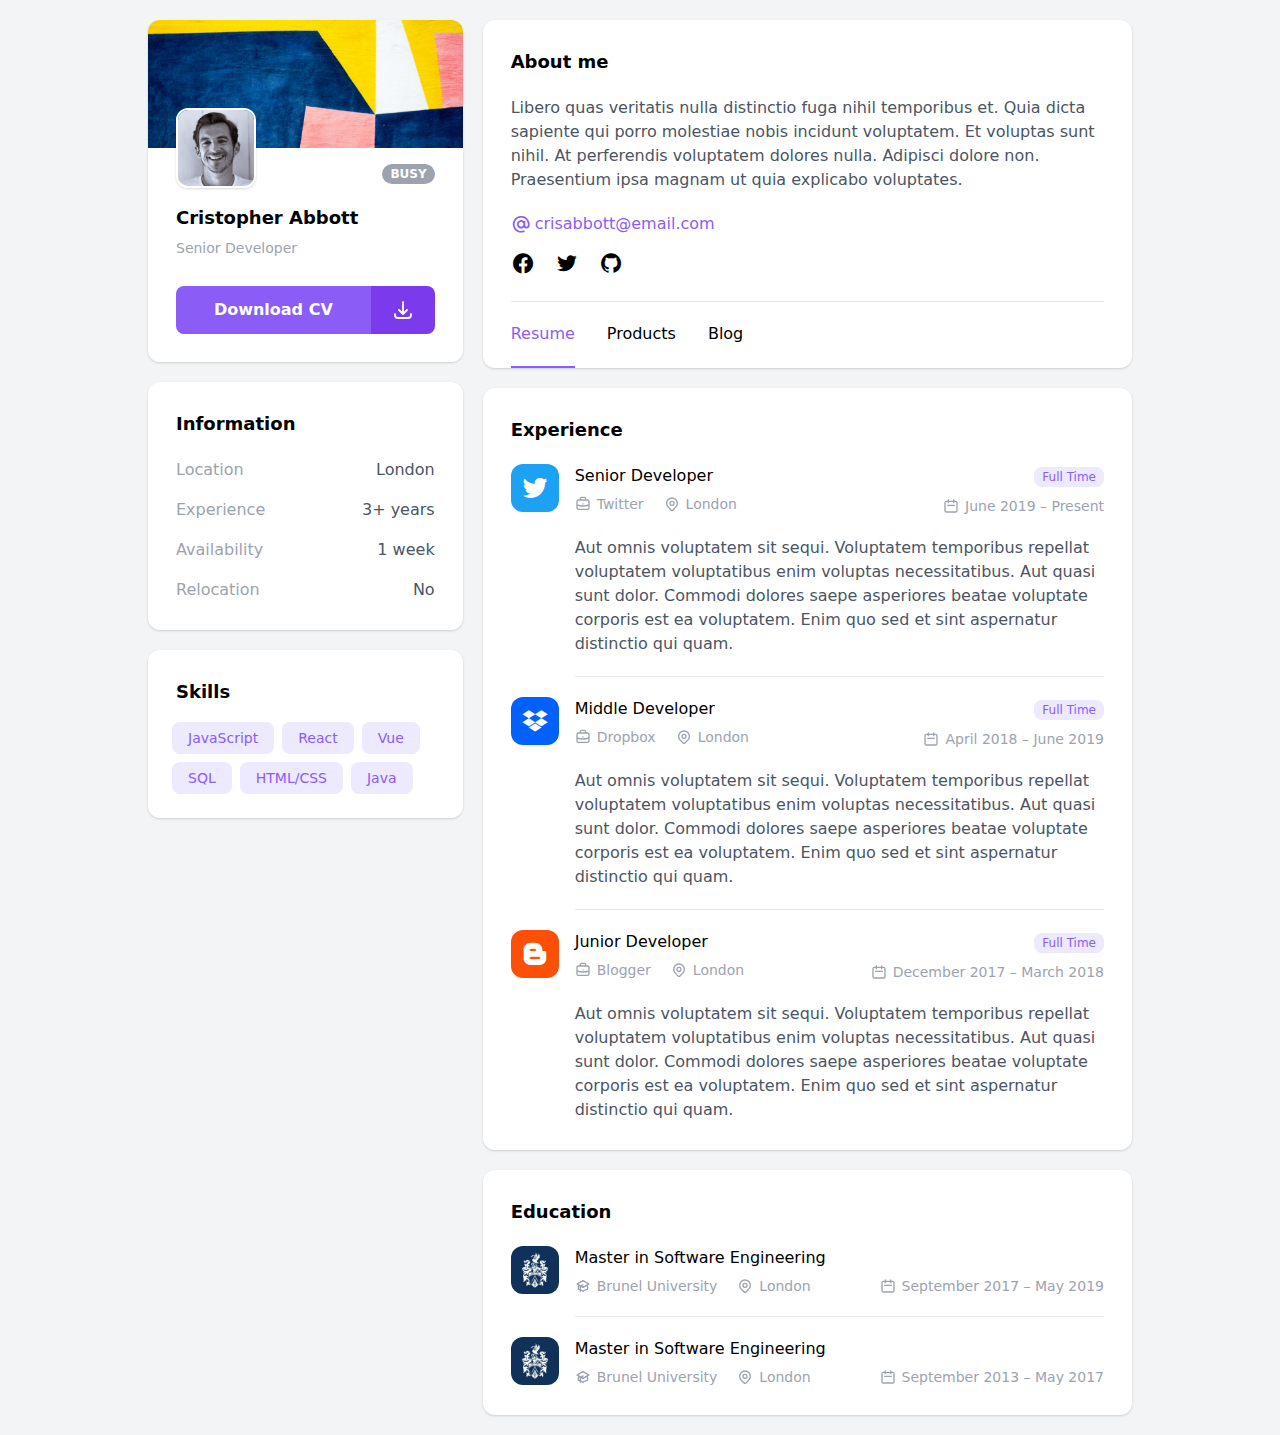
<file: index.html>
<!DOCTYPE html>
<html lang="en">

<head>
    <meta http-equiv="Content-Type" content="text/html; charset=UTF-8">
    <meta http-equiv="X-UA-Compatible" content="IE=edge">
    <meta name="viewport" content="width=device-width, initial-scale=1.0">
    <link rel="shortcut icon" href="./assets/img/favicon.png" type="image/png">
    <link rel="stylesheet" href="./assets/css/styles.css">
    <link href='https://unpkg.com/boxicons@2.1.4/css/boxicons.min.css' rel='stylesheet'>

    <title>Nguyễn Như Trung | Resume</title>
</head>

<body class="bg-gray-100 antialiased vsc-initialized">
    <main class="main-container">
        <div class="grid gap-5 lg:grid-cols-3">

            <div class="space-y-5"><!-- Start Left Side -->

                <div class="shadow rounded-xl overflow-hidden"><!-- Start User Block -->
                    <div class="h-32 bg-cover" style="background-image: url('./assets/img/cover.jpg');"></div>
                    <div class="pt-14 p-7 bg-white relative">
                        <span class="status-badge bg-gray-400">Busy</span>
                        <a href="./"><img src="./assets/img/avatar.jpg" alt="Avatar" class="user-photo"></a>
                        <div class="text-lg font-semibold mb-1.5">Cristopher Abbott</div>
                        <div class="text-sm text-gray-400 mb-7">Senior Developer</div>
                        <div class="flex group">
                            <button class="download-btn">Download CV</button>
                            <button class="download-btn-icon"><svg xmlns="http://www.w3.org/2000/svg" class="h-6 w-6"
                                    fill="none" viewBox="0 0 24 24" stroke="currentColor">
                                    <path stroke-linecap="round" stroke-linejoin="round" stroke-width="1.8"
                                        d="M4 16v1a3 3 0 003 3h10a3 3 0 003-3v-1m-4-4l-4 4m0 0l-4-4m4 4V4"></path>
                                </svg></button>
                        </div>
                    </div>
                </div><!-- End User Block -->

                <div class="p-7 block-section"><!-- Start Info Block -->
                    <h2 class="block-title">Information</h2>
                    <div class="space-y-4">
                        <div class="flex justify-between">
                            <div class="text-gray-400">Location</div>
                            <div class="font-medium text-right text-gray-600">London</div>
                        </div>
                        <div class="flex justify-between">
                            <div class="text-gray-400">Experience</div>
                            <div class="font-medium text-right text-gray-600">3+ years</div>
                        </div>
                        <div class="flex justify-between">
                            <div class="text-gray-400">Availability</div>
                            <div class="font-medium text-right text-gray-600">1 week</div>
                        </div>
                        <div class="flex justify-between">
                            <div class="text-gray-400">Relocation</div>
                            <div class="font-medium text-right text-gray-600">No</div>
                        </div>
                    </div>
                </div><!-- End Info Block -->

                <div class="p-7 block-section flow-root"><!-- Start Skills Block -->
                    <h2 class="block-title">Skills</h2>
                    <div class="-m-2 flex flex-wrap">
                        <span class="skill-tag">JavaScript</span>
                        <span class="skill-tag">React</span>
                        <span class="skill-tag">Vue</span>
                        <span class="skill-tag">SQL</span>
                        <span class="skill-tag">HTML/CSS</span>
                        <span class="skill-tag">Java</span>
                    </div>
                </div><!-- End Skills Block -->

            </div><!-- End Left Side -->

            <div class="space-y-5 lg:col-span-2"><!-- Start Right Side -->

                <div class="p-7 pb-0 block-section"><!-- Start About Me Block -->
                    <h2 class="block-title">About me</h2>
                    <p class="text-gray-600 mb-5">Libero quas veritatis nulla distinctio fuga nihil temporibus et. Quia
                        dicta sapiente qui porro molestiae nobis incidunt voluptatem. Et voluptas sunt nihil. At
                        perferendis voluptatem dolores nulla. Adipisci dolore non. Praesentium ipsa magnam ut quia
                        explicabo voluptates.</p>

                    <div class="flex flex-col space-y-4">
                        <a href="./index.html#0" class="mail-link social-link-hover">
                            <i class="bx bx-at text-xl"></i>
                            <span>crisabbott@email.com</span>
                        </a>

                        <ul class="flex space-x-5">
                            <li>
                                <a href="./index.html#0" class="social-link-hover">
                                    <i class="bx bxl-facebook-circle text-2xl"></i>
                                </a>
                            </li>
                            <li>
                                <a href="./index.html#0" class="social-link-hover">
                                    <i class="bx bxl-twitter text-2xl"></i>
                                </a>
                            </li>
                            <li>
                                <a href="./index.html#0" class="social-link-hover">
                                    <i class="bx bxl-github text-2xl"></i>
                                </a>
                            </li>
                        </ul>
                    </div>

                    <div class="border-t border-gray-200 my-5"></div>

                    <ul class="flex space-x-8 font-medium">
                        <li>
                            <a href="./index.html" class="menu-link-active menu-link-hover">Resume</a>
                        </li>
                        <li>
                            <a href="./products.html" class="menu-link menu-link-hover">Products</a>
                        </li>
                        <li>
                            <a href="./blog.html" class="menu-link menu-link-hover">Blog</a>
                        </li>
                    </ul>
                </div><!-- End About Me Block -->

                <div class="p-7 block-section"><!-- Start Experience Block -->
                    <h2 class="block-title">Experience</h2>
                    <div class="mb-5 item-section">
                        <div class="company-logo" style="background-color: #1DA1F2;">
                            <i class="bx bxl-twitter text-3xl"></i>
                        </div>

                        <div class="w-full space-y-5">
                            <div class="item-header">
                                <div class="space-y-1.5">
                                    <div class="font-medium">Senior Developer</div>
                                    <div class="flex space-x-5">
                                        <div class="item-header-info">
                                            <svg xmlns="http://www.w3.org/2000/svg" class="h-4 w-4" fill="none"
                                                viewBox="0 0 24 24" stroke="currentColor">
                                                <path stroke-linecap="round" stroke-linejoin="round" stroke-width="2"
                                                    d="M21 13.255A23.931 23.931 0 0112 15c-3.183 0-6.22-.62-9-1.745M16 6V4a2 2 0 00-2-2h-4a2 2 0 00-2 2v2m4 6h.01M5 20h14a2 2 0 002-2V8a2 2 0 00-2-2H5a2 2 0 00-2 2v10a2 2 0 002 2z">
                                                </path>
                                            </svg>
                                            <span>Twitter</span>
                                        </div>
                                        <div class="item-header-info">
                                            <svg xmlns="http://www.w3.org/2000/svg" class="h-4 w-4" fill="none"
                                                viewBox="0 0 24 24" stroke="currentColor">
                                                <path stroke-linecap="round" stroke-linejoin="round" stroke-width="2"
                                                    d="M17.657 16.657L13.414 20.9a1.998 1.998 0 01-2.827 0l-4.244-4.243a8 8 0 1111.314 0z">
                                                </path>
                                                <path stroke-linecap="round" stroke-linejoin="round" stroke-width="2"
                                                    d="M15 11a3 3 0 11-6 0 3 3 0 016 0z"></path>
                                            </svg>
                                            <span>London</span>
                                        </div>
                                    </div>
                                </div>
                                <div class="space-y-2 sm:text-right">
                                    <div class="job-item-badge">Full time</div>
                                    <div class="item-header-info">
                                        <svg xmlns="http://www.w3.org/2000/svg" class="h-4 w-4" fill="none"
                                            viewBox="0 0 24 24" stroke="currentColor">
                                            <path stroke-linecap="round" stroke-linejoin="round" stroke-width="2"
                                                d="M8 7V3m8 4V3m-9 8h10M5 21h14a2 2 0 002-2V7a2 2 0 00-2-2H5a2 2 0 00-2 2v12a2 2 0 002 2z">
                                            </path>
                                        </svg>
                                        <span>June 2019 – Present</span>
                                    </div>
                                </div>
                            </div>
                            <p class="text-gray-600">
                                Aut omnis voluptatem sit sequi. Voluptatem temporibus repellat voluptatem voluptatibus
                                enim voluptas necessitatibus. Aut quasi sunt dolor. Commodi dolores saepe asperiores
                                beatae voluptate corporis est ea voluptatem. Enim quo sed et sint aspernatur distinctio
                                qui quam.
                            </p>
                            <div class="border-b border-gray-200"></div>
                        </div>
                    </div>

                    <div class="mb-5 item-section">
                        <div class="company-logo" style="background-color: #0061FF;">
                            <i class="bx bxl-dropbox text-3xl"></i>
                        </div>

                        <div class="w-full space-y-5">
                            <div class="item-header">
                                <div class="space-y-1.5">
                                    <div class="font-medium">Middle Developer</div>
                                    <div class="flex space-x-5">
                                        <div class="item-header-info">
                                            <svg xmlns="http://www.w3.org/2000/svg" class="h-4 w-4" fill="none"
                                                viewBox="0 0 24 24" stroke="currentColor">
                                                <path stroke-linecap="round" stroke-linejoin="round" stroke-width="2"
                                                    d="M21 13.255A23.931 23.931 0 0112 15c-3.183 0-6.22-.62-9-1.745M16 6V4a2 2 0 00-2-2h-4a2 2 0 00-2 2v2m4 6h.01M5 20h14a2 2 0 002-2V8a2 2 0 00-2-2H5a2 2 0 00-2 2v10a2 2 0 002 2z">
                                                </path>
                                            </svg>
                                            <span>Dropbox</span>
                                        </div>
                                        <div class="item-header-info">
                                            <svg xmlns="http://www.w3.org/2000/svg" class="h-4 w-4" fill="none"
                                                viewBox="0 0 24 24" stroke="currentColor">
                                                <path stroke-linecap="round" stroke-linejoin="round" stroke-width="2"
                                                    d="M17.657 16.657L13.414 20.9a1.998 1.998 0 01-2.827 0l-4.244-4.243a8 8 0 1111.314 0z">
                                                </path>
                                                <path stroke-linecap="round" stroke-linejoin="round" stroke-width="2"
                                                    d="M15 11a3 3 0 11-6 0 3 3 0 016 0z"></path>
                                            </svg>
                                            <span>London</span>
                                        </div>
                                    </div>
                                </div>
                                <div class="space-y-2 sm:text-right">
                                    <div class="job-item-badge">Full time</div>
                                    <div class="item-header-info">
                                        <svg xmlns="http://www.w3.org/2000/svg" class="h-4 w-4" fill="none"
                                            viewBox="0 0 24 24" stroke="currentColor">
                                            <path stroke-linecap="round" stroke-linejoin="round" stroke-width="2"
                                                d="M8 7V3m8 4V3m-9 8h10M5 21h14a2 2 0 002-2V7a2 2 0 00-2-2H5a2 2 0 00-2 2v12a2 2 0 002 2z">
                                            </path>
                                        </svg>
                                        <span>April 2018 – June 2019</span>
                                    </div>
                                </div>
                            </div>
                            <p class="text-gray-600">
                                Aut omnis voluptatem sit sequi. Voluptatem temporibus repellat voluptatem voluptatibus
                                enim voluptas necessitatibus. Aut quasi sunt dolor. Commodi dolores saepe asperiores
                                beatae voluptate corporis est ea voluptatem. Enim quo sed et sint aspernatur distinctio
                                qui quam.
                            </p>
                            <div class="border-b border-gray-200"></div>
                        </div>
                    </div>

                    <div class="item-section">
                        <div class="company-logo" style="background-color: #FC4F08;">
                            <i class="bx bxl-blogger text-3xl"></i>
                        </div>

                        <div class="w-full space-y-5">
                            <div class="item-header">
                                <div class="space-y-1.5">
                                    <div class="font-medium">Junior Developer</div>
                                    <div class="flex space-x-5">
                                        <div class="item-header-info">
                                            <svg xmlns="http://www.w3.org/2000/svg" class="h-4 w-4" fill="none"
                                                viewBox="0 0 24 24" stroke="currentColor">
                                                <path stroke-linecap="round" stroke-linejoin="round" stroke-width="2"
                                                    d="M21 13.255A23.931 23.931 0 0112 15c-3.183 0-6.22-.62-9-1.745M16 6V4a2 2 0 00-2-2h-4a2 2 0 00-2 2v2m4 6h.01M5 20h14a2 2 0 002-2V8a2 2 0 00-2-2H5a2 2 0 00-2 2v10a2 2 0 002 2z">
                                                </path>
                                            </svg>
                                            <span>Blogger</span>
                                        </div>
                                        <div class="item-header-info">
                                            <svg xmlns="http://www.w3.org/2000/svg" class="h-4 w-4" fill="none"
                                                viewBox="0 0 24 24" stroke="currentColor">
                                                <path stroke-linecap="round" stroke-linejoin="round" stroke-width="2"
                                                    d="M17.657 16.657L13.414 20.9a1.998 1.998 0 01-2.827 0l-4.244-4.243a8 8 0 1111.314 0z">
                                                </path>
                                                <path stroke-linecap="round" stroke-linejoin="round" stroke-width="2"
                                                    d="M15 11a3 3 0 11-6 0 3 3 0 016 0z"></path>
                                            </svg>
                                            <span>London</span>
                                        </div>
                                    </div>
                                </div>
                                <div class="space-y-2 sm:text-right">
                                    <div class="job-item-badge">Full time</div>
                                    <div class="item-header-info">
                                        <svg xmlns="http://www.w3.org/2000/svg" class="h-4 w-4" fill="none"
                                            viewBox="0 0 24 24" stroke="currentColor">
                                            <path stroke-linecap="round" stroke-linejoin="round" stroke-width="2"
                                                d="M8 7V3m8 4V3m-9 8h10M5 21h14a2 2 0 002-2V7a2 2 0 00-2-2H5a2 2 0 00-2 2v12a2 2 0 002 2z">
                                            </path>
                                        </svg>
                                        <span>December 2017 – March 2018</span>
                                    </div>
                                </div>
                            </div>
                            <p class="text-gray-600">
                                Aut omnis voluptatem sit sequi. Voluptatem temporibus repellat voluptatem voluptatibus
                                enim voluptas necessitatibus. Aut quasi sunt dolor. Commodi dolores saepe asperiores
                                beatae voluptate corporis est ea voluptatem. Enim quo sed et sint aspernatur distinctio
                                qui quam.
                            </p>
                        </div>
                    </div>
                </div><!-- Start Experience Block -->

                <div class="p-7 block-section"><!-- Start Education Block -->
                    <h2 class="block-title">Education</h2>
                    <div class="mb-5 item-section">
                        <div class="flex-shrink-0 w-12 h-12 rounded-xl bg-cover"
                            style="background-image: url('./assets/img/bu-logo.jpg');">
                        </div>

                        <div class="w-full space-y-5">
                            <div class="item-header items-end">
                                <div class="space-y-1.5">
                                    <div class="font-medium">Master in Software Engineering</div>
                                    <div class="flex space-x-5">
                                        <div class="item-header-info">
                                            <svg xmlns="http://www.w3.org/2000/svg" class="h-4 w-4" fill="none"
                                                viewBox="0 0 24 24" stroke="currentColor">
                                                <path d="M12 14l9-5-9-5-9 5 9 5z"></path>
                                                <path
                                                    d="M12 14l6.16-3.422a12.083 12.083 0 01.665 6.479A11.952 11.952 0 0012 20.055a11.952 11.952 0 00-6.824-2.998 12.078 12.078 0 01.665-6.479L12 14z">
                                                </path>
                                                <path stroke-linecap="round" stroke-linejoin="round" stroke-width="2"
                                                    d="M12 14l9-5-9-5-9 5 9 5zm0 0l6.16-3.422a12.083 12.083 0 01.665 6.479A11.952 11.952 0 0012 20.055a11.952 11.952 0 00-6.824-2.998 12.078 12.078 0 01.665-6.479L12 14zm-4 6v-7.5l4-2.222">
                                                </path>
                                            </svg>
                                            <span>Brunel University</span>
                                        </div>
                                        <div class="item-header-info">
                                            <svg xmlns="http://www.w3.org/2000/svg" class="h-4 w-4" fill="none"
                                                viewBox="0 0 24 24" stroke="currentColor">
                                                <path stroke-linecap="round" stroke-linejoin="round" stroke-width="2"
                                                    d="M17.657 16.657L13.414 20.9a1.998 1.998 0 01-2.827 0l-4.244-4.243a8 8 0 1111.314 0z">
                                                </path>
                                                <path stroke-linecap="round" stroke-linejoin="round" stroke-width="2"
                                                    d="M15 11a3 3 0 11-6 0 3 3 0 016 0z"></path>
                                            </svg>
                                            <span>London</span>
                                        </div>
                                    </div>
                                </div>
                                <div class="space-y-1.5 sm:text-right">
                                    <div class="item-header-info">
                                        <svg xmlns="http://www.w3.org/2000/svg" class="h-4 w-4" fill="none"
                                            viewBox="0 0 24 24" stroke="currentColor">
                                            <path stroke-linecap="round" stroke-linejoin="round" stroke-width="2"
                                                d="M8 7V3m8 4V3m-9 8h10M5 21h14a2 2 0 002-2V7a2 2 0 00-2-2H5a2 2 0 00-2 2v12a2 2 0 002 2z">
                                            </path>
                                        </svg>
                                        <span>September 2017 – May 2019</span>
                                    </div>
                                </div>
                            </div>
                            <div class="border-b border-gray-200"></div>
                        </div>
                    </div>

                    <div class="item-section">
                        <div class="flex-shrink-0 w-12 h-12 rounded-xl bg-cover"
                            style="background-image: url('./assets/img/bu-logo.jpg');">
                        </div>

                        <div class="w-full space-y-5">
                            <div class="item-header items-end">
                                <div class="space-y-1.5">
                                    <div class="font-medium">Master in Software Engineering</div>
                                    <div class="flex space-x-5">
                                        <div class="item-header-info">
                                            <svg xmlns="http://www.w3.org/2000/svg" class="h-4 w-4" fill="none"
                                                viewBox="0 0 24 24" stroke="currentColor">
                                                <path d="M12 14l9-5-9-5-9 5 9 5z"></path>
                                                <path
                                                    d="M12 14l6.16-3.422a12.083 12.083 0 01.665 6.479A11.952 11.952 0 0012 20.055a11.952 11.952 0 00-6.824-2.998 12.078 12.078 0 01.665-6.479L12 14z">
                                                </path>
                                                <path stroke-linecap="round" stroke-linejoin="round" stroke-width="2"
                                                    d="M12 14l9-5-9-5-9 5 9 5zm0 0l6.16-3.422a12.083 12.083 0 01.665 6.479A11.952 11.952 0 0012 20.055a11.952 11.952 0 00-6.824-2.998 12.078 12.078 0 01.665-6.479L12 14zm-4 6v-7.5l4-2.222">
                                                </path>
                                            </svg>
                                            <span>Brunel University</span>
                                        </div>
                                        <div class="item-header-info">
                                            <svg xmlns="http://www.w3.org/2000/svg" class="h-4 w-4" fill="none"
                                                viewBox="0 0 24 24" stroke="currentColor">
                                                <path stroke-linecap="round" stroke-linejoin="round" stroke-width="2"
                                                    d="M17.657 16.657L13.414 20.9a1.998 1.998 0 01-2.827 0l-4.244-4.243a8 8 0 1111.314 0z">
                                                </path>
                                                <path stroke-linecap="round" stroke-linejoin="round" stroke-width="2"
                                                    d="M15 11a3 3 0 11-6 0 3 3 0 016 0z"></path>
                                            </svg>
                                            <span>London</span>
                                        </div>
                                    </div>
                                </div>
                                <div class="space-y-1.5 sm:text-right">
                                    <div class="item-header-info">
                                        <svg xmlns="http://www.w3.org/2000/svg" class="h-4 w-4" fill="none"
                                            viewBox="0 0 24 24" stroke="currentColor">
                                            <path stroke-linecap="round" stroke-linejoin="round" stroke-width="2"
                                                d="M8 7V3m8 4V3m-9 8h10M5 21h14a2 2 0 002-2V7a2 2 0 00-2-2H5a2 2 0 00-2 2v12a2 2 0 002 2z">
                                            </path>
                                        </svg>
                                        <span>September 2013 – May 2017</span>
                                    </div>
                                </div>
                            </div>
                        </div>
                    </div>
                </div><!-- Start Education Block -->

            </div><!-- End Right Side -->

        </div>
    </main>

</body>

</html>
</file>
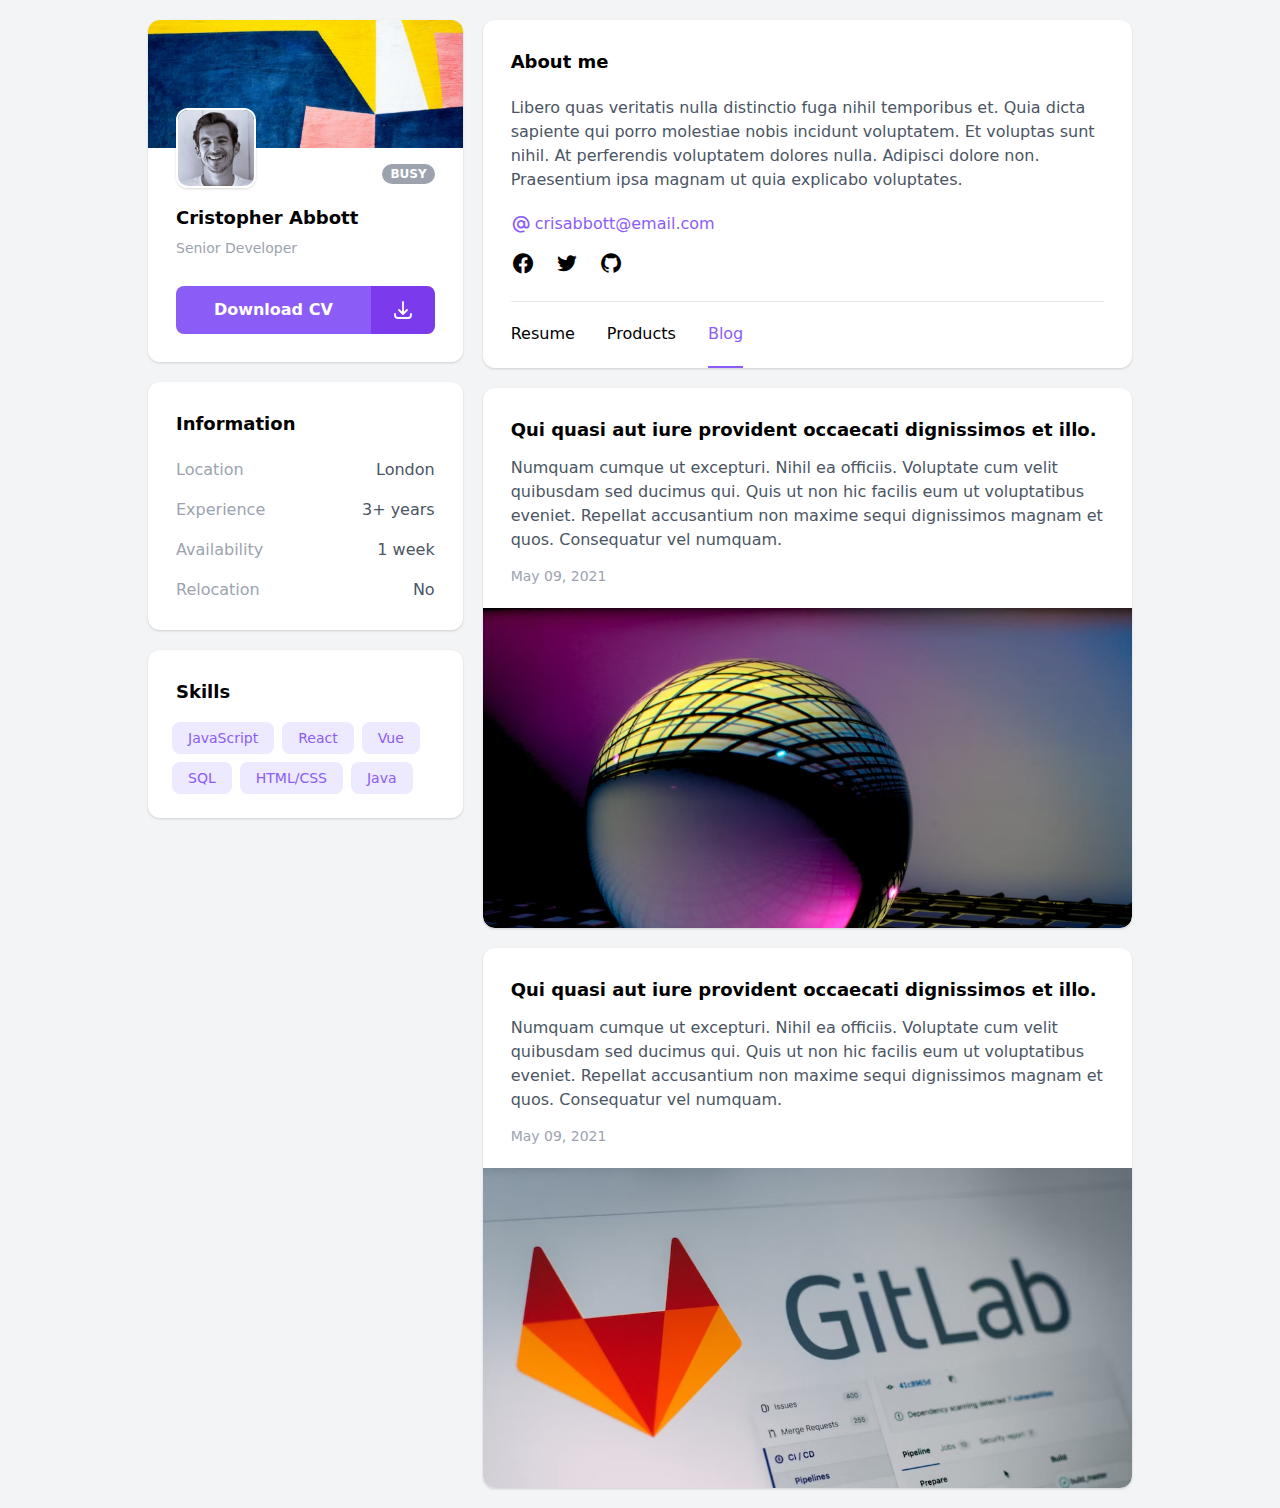
<file: blog.html>
<!DOCTYPE html>
<html lang="en">

<head>
    <meta http-equiv="Content-Type" content="text/html; charset=UTF-8">
    <meta http-equiv="X-UA-Compatible" content="IE=edge">
    <meta name="viewport" content="width=device-width, initial-scale=1.0">
    <link rel="shortcut icon" href="./assets/img/favicon.png" type="image/png">
    <link rel="stylesheet" href="./assets/css/styles.css">
    <link href='https://unpkg.com/boxicons@2.1.4/css/boxicons.min.css' rel='stylesheet'>

    <title>Nguyễn Như Trung | Resume</title>
</head>

<body class="bg-gray-100 antialiased vsc-initialized">
    <main class="main-container">
        <div class="grid gap-5 lg:grid-cols-3">

            <div class="space-y-5"><!-- Start Left Side -->

                <div class="shadow rounded-xl overflow-hidden"><!-- Start User Block -->
                    <div class="h-32 bg-cover" style="background-image: url('./assets/img/cover.jpg');"></div>
                    <div class="pt-14 p-7 bg-white relative">
                        <span class="status-badge bg-gray-400">Busy</span>
                        <a href="./"><img src="./assets/img/avatar.jpg" alt="Avatar" class="user-photo"></a>
                        <div class="text-lg font-semibold mb-1.5">Cristopher Abbott</div>
                        <div class="text-sm text-gray-400 mb-7">Senior Developer</div>
                        <div class="flex group">
                            <button class="download-btn">Download CV</button>
                            <button class="download-btn-icon"><svg xmlns="http://www.w3.org/2000/svg" class="h-6 w-6"
                                    fill="none" viewBox="0 0 24 24" stroke="currentColor">
                                    <path stroke-linecap="round" stroke-linejoin="round" stroke-width="1.8"
                                        d="M4 16v1a3 3 0 003 3h10a3 3 0 003-3v-1m-4-4l-4 4m0 0l-4-4m4 4V4"></path>
                                </svg></button>
                        </div>
                    </div>
                </div><!-- End User Block -->

                <div class="p-7 block-section"><!-- Start Info Block -->
                    <h2 class="block-title">Information</h2>
                    <div class="space-y-4">
                        <div class="flex justify-between">
                            <div class="text-gray-400">Location</div>
                            <div class="font-medium text-right text-gray-600">London</div>
                        </div>
                        <div class="flex justify-between">
                            <div class="text-gray-400">Experience</div>
                            <div class="font-medium text-right text-gray-600">3+ years</div>
                        </div>
                        <div class="flex justify-between">
                            <div class="text-gray-400">Availability</div>
                            <div class="font-medium text-right text-gray-600">1 week</div>
                        </div>
                        <div class="flex justify-between">
                            <div class="text-gray-400">Relocation</div>
                            <div class="font-medium text-right text-gray-600">No</div>
                        </div>
                    </div>
                </div><!-- End Info Block -->

                <div class="p-7 block-section flow-root"><!-- Start Skills Block -->
                    <h2 class="block-title">Skills</h2>
                    <div class="-m-2 flex flex-wrap">
                        <span class="skill-tag">JavaScript</span>
                        <span class="skill-tag">React</span>
                        <span class="skill-tag">Vue</span>
                        <span class="skill-tag">SQL</span>
                        <span class="skill-tag">HTML/CSS</span>
                        <span class="skill-tag">Java</span>
                    </div>
                </div><!-- End Skills Block -->

            </div><!-- End Left Side -->

            <div class="space-y-5 lg:col-span-2"><!-- Start Right Side -->

                <div class="p-7 pb-0 block-section"><!-- Start About Me Block -->
                    <h2 class="block-title">About me</h2>
                    <p class="text-gray-600 mb-5">Libero quas veritatis nulla distinctio fuga nihil temporibus et. Quia
                        dicta sapiente qui porro molestiae nobis incidunt voluptatem. Et voluptas sunt nihil. At
                        perferendis voluptatem dolores nulla. Adipisci dolore non. Praesentium ipsa magnam ut quia
                        explicabo voluptates.</p>

                    <div class="flex flex-col space-y-4">
                        <a href="./blog.html#0" class="mail-link social-link-hover">
                            <i class="bx bx-at text-xl"></i>
                            <span>crisabbott@email.com</span>
                        </a>

                        <ul class="flex space-x-5">
                            <li>
                                <a href="./blog.html#0" class="social-link-hover">
                                    <i class="bx bxl-facebook-circle text-2xl"></i>
                                </a>
                            </li>
                            <li>
                                <a href="./blog.html#0" class="social-link-hover">
                                    <i class="bx bxl-twitter text-2xl"></i>
                                </a>
                            </li>
                            <li>
                                <a href="./blog.html#0" class="social-link-hover">
                                    <i class="bx bxl-github text-2xl"></i>
                                </a>
                            </li>
                        </ul>
                    </div>

                    <div class="border-t border-gray-200 my-5"></div>

                    <ul class="flex space-x-8 font-medium">
                        <li>
                            <a href="./index.html" class="menu-link menu-link-hover">Resume</a>
                        </li>
                        <li>
                            <a href="./products.html" class="menu-link menu-link-hover">Products</a>
                        </li>
                        <li>
                            <a href="./blog.html" class="menu-link-active menu-link-hover">Blog</a>
                        </li>
                    </ul>
                </div><!-- End About Me Block -->

                <a href="./single-article.html" class="article-title-hover block"><!-- Start Articles Block -->
                    <article class="article-section">
                        <div class="space-y-3 mb-5 p-7 pb-0">
                            <h2 class="text-lg font-semibold">Qui quasi aut iure provident occaecati dignissimos et
                                illo.</h2>

                            <p class="text-gray-600">Numquam cumque ut excepturi. Nihil ea officiis. Voluptate cum velit
                                quibusdam sed ducimus qui. Quis ut non hic facilis eum ut voluptatibus eveniet. Repellat
                                accusantium non maxime sequi dignissimos magnam et quos. Consequatur vel numquam.</p>

                            <p><time datetime="2021-05-09 19:00" class="text-sm text-gray-400">May 09, 2021</time></p>
                        </div>

                        <div class="article-img">
                            <img src="./assets/img/photo-1589149098258-3e9102cd63d3.avif" alt="">
                        </div>
                    </article>
                </a><!-- Start Articles Block -->

                <a href="./single-article.html" class="article-title-hover block"><!-- Start Articles Block -->
                    <article class="article-section">
                        <div class="space-y-3 mb-5 p-7 pb-0">
                            <h2 class="text-lg font-semibold">Qui quasi aut iure provident occaecati dignissimos et
                                illo.</h2>

                            <p class="text-gray-600">Numquam cumque ut excepturi. Nihil ea officiis. Voluptate cum velit
                                quibusdam sed ducimus qui. Quis ut non hic facilis eum ut voluptatibus eveniet. Repellat
                                accusantium non maxime sequi dignissimos magnam et quos. Consequatur vel numquam.</p>

                            <p><time datetime="2021-05-09 19:00" class="text-sm text-gray-400">May 09, 2021</time></p>
                        </div>

                        <div class="article-img">
                            <img src="./assets/img/photo-1531030874896-fdef6826f2f7.avif" alt="">
                        </div>
                    </article>
                </a><!-- Start Articles Block -->

            </div><!-- End Right Side -->

        </div>
    </main>

</body>

</html>
</file>
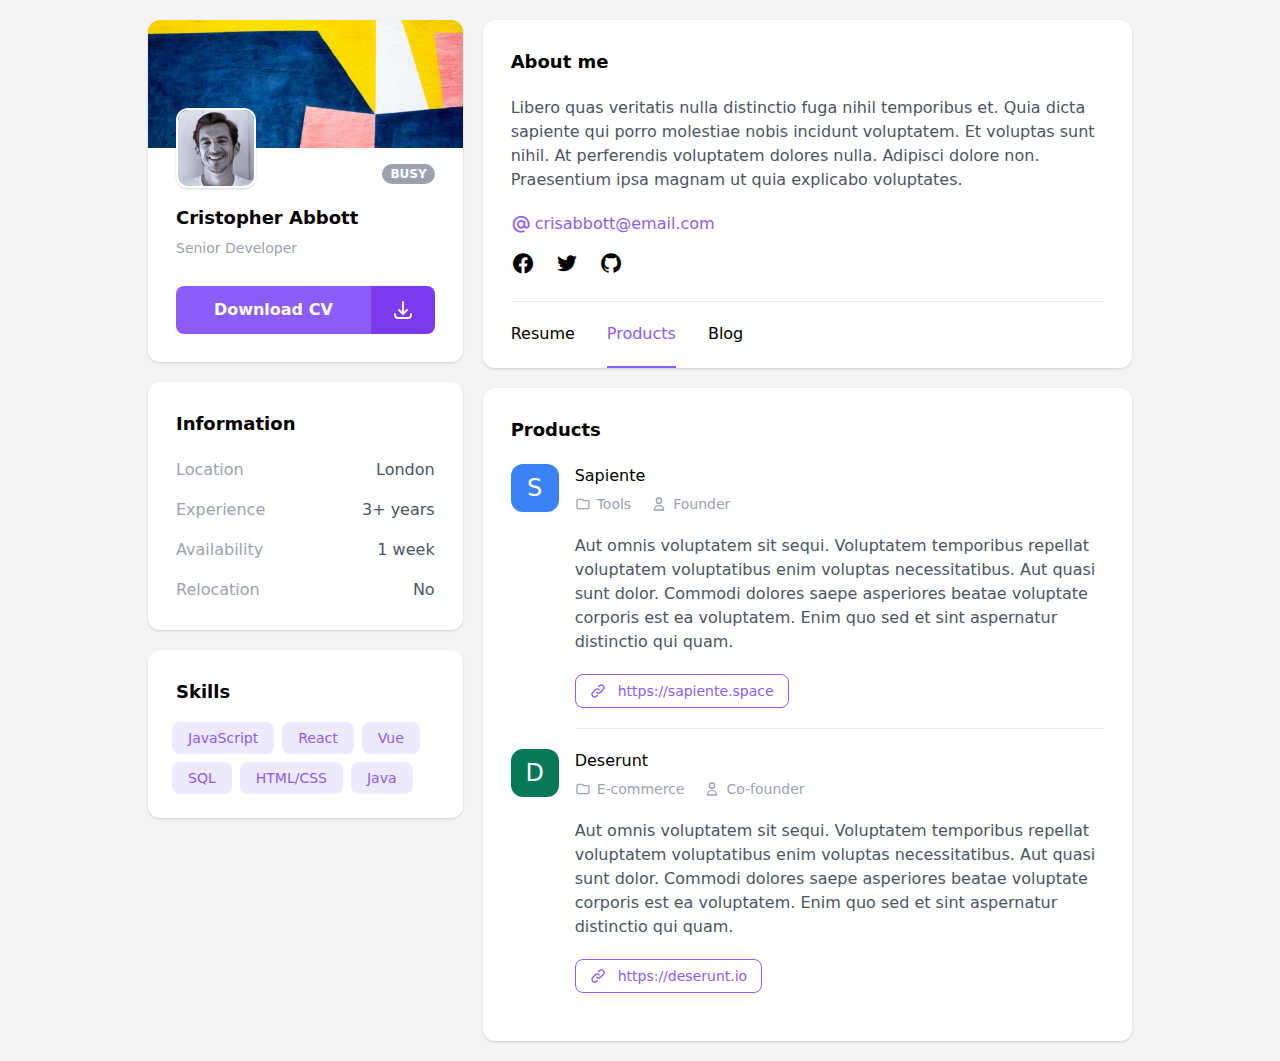
<file: products.html>
<!DOCTYPE html>
<html lang="en">

<head>
    <meta http-equiv="Content-Type" content="text/html; charset=UTF-8">
    <meta http-equiv="X-UA-Compatible" content="IE=edge">
    <meta name="viewport" content="width=device-width, initial-scale=1.0">
    <link rel="shortcut icon" href="./assets/img/favicon.png" type="image/png">
    <link rel="stylesheet" href="./assets/css/styles.css">
    <link href='https://unpkg.com/boxicons@2.1.4/css/boxicons.min.css' rel='stylesheet'>

    <title>Nguyễn Như Trung | Resume</title>
</head>

<body class="bg-gray-100 antialiased vsc-initialized">
    <main class="main-container">
        <div class="grid gap-5 lg:grid-cols-3">

            <div class="space-y-5"><!-- Start Left Side -->

                <div class="shadow rounded-xl overflow-hidden"><!-- Start User Block -->
                    <div class="h-32 bg-cover" style="background-image: url('./assets/img/cover.jpg');"></div>
                    <div class="pt-14 p-7 bg-white relative">
                        <span class="status-badge bg-gray-400">Busy</span>
                        <a href="./"><img src="./assets/img/avatar.jpg" alt="Avatar" class="user-photo"></a>
                        <div class="text-lg font-semibold mb-1.5">Cristopher Abbott</div>
                        <div class="text-sm text-gray-400 mb-7">Senior Developer</div>
                        <div class="flex group">
                            <button class="download-btn">Download CV</button>
                            <button class="download-btn-icon"><svg xmlns="http://www.w3.org/2000/svg" class="h-6 w-6"
                                    fill="none" viewBox="0 0 24 24" stroke="currentColor">
                                    <path stroke-linecap="round" stroke-linejoin="round" stroke-width="1.8"
                                        d="M4 16v1a3 3 0 003 3h10a3 3 0 003-3v-1m-4-4l-4 4m0 0l-4-4m4 4V4"></path>
                                </svg></button>
                        </div>
                    </div>
                </div><!-- End User Block -->

                <div class="p-7 block-section"><!-- Start Info Block -->
                    <h2 class="block-title">Information</h2>
                    <div class="space-y-4">
                        <div class="flex justify-between">
                            <div class="text-gray-400">Location</div>
                            <div class="font-medium text-right text-gray-600">London</div>
                        </div>
                        <div class="flex justify-between">
                            <div class="text-gray-400">Experience</div>
                            <div class="font-medium text-right text-gray-600">3+ years</div>
                        </div>
                        <div class="flex justify-between">
                            <div class="text-gray-400">Availability</div>
                            <div class="font-medium text-right text-gray-600">1 week</div>
                        </div>
                        <div class="flex justify-between">
                            <div class="text-gray-400">Relocation</div>
                            <div class="font-medium text-right text-gray-600">No</div>
                        </div>
                    </div>
                </div><!-- End Info Block -->

                <div class="p-7 block-section flow-root"><!-- Start Skills Block -->
                    <h2 class="block-title">Skills</h2>
                    <div class="-m-2 flex flex-wrap">
                        <span class="skill-tag">JavaScript</span>
                        <span class="skill-tag">React</span>
                        <span class="skill-tag">Vue</span>
                        <span class="skill-tag">SQL</span>
                        <span class="skill-tag">HTML/CSS</span>
                        <span class="skill-tag">Java</span>
                    </div>
                </div><!-- End Skills Block -->

            </div><!-- End Left Side -->

            <div class="space-y-5 lg:col-span-2"><!-- Start Right Side -->

                <div class="p-7 pb-0 block-section"><!-- Start About Me Block -->
                    <h2 class="block-title">About me</h2>
                    <p class="text-gray-600 mb-5">Libero quas veritatis nulla distinctio fuga nihil temporibus et. Quia
                        dicta sapiente qui porro molestiae nobis incidunt voluptatem. Et voluptas sunt nihil. At
                        perferendis voluptatem dolores nulla. Adipisci dolore non. Praesentium ipsa magnam ut quia
                        explicabo voluptates.</p>

                    <div class="flex flex-col space-y-4">
                        <a href="./products.html#0" class="mail-link social-link-hover">
                            <i class="bx bx-at text-xl"></i>
                            <span>crisabbott@email.com</span>
                        </a>

                        <ul class="flex space-x-5">
                            <li>
                                <a href="./products.html#0" class="social-link-hover">
                                    <i class="bx bxl-facebook-circle text-2xl"></i>
                                </a>
                            </li>
                            <li>
                                <a href="./products.html#0" class="social-link-hover">
                                    <i class="bx bxl-twitter text-2xl"></i>
                                </a>
                            </li>
                            <li>
                                <a href="./products.html#0" class="social-link-hover">
                                    <i class="bx bxl-github text-2xl"></i>
                                </a>
                            </li>
                        </ul>
                    </div>

                    <div class="border-t border-gray-200 my-5"></div>

                    <ul class="flex space-x-8 font-medium">
                        <li>
                            <a href="./index.html" class="menu-link menu-link-hover">Resume</a>
                        </li>
                        <li>
                            <a href="./products.html" class="menu-link-active menu-link-hover">Products</a>
                        </li>
                        <li>
                            <a href="./blog.html" class="menu-link menu-link-hover">Blog</a>
                        </li>
                    </ul>
                </div><!-- End About Me Block -->

                <div class="p-7 block-section"><!-- Start Products Block -->
                    <h2 class="block-title">Products</h2>
                    <div class="mb-5 item-section">
                        <div class="company-logo bg-blue-500">
                            <span class="text-2xl">S</span>
                        </div>

                        <div class="w-full space-y-5">
                            <div class="item-header">
                                <div class="space-y-1.5">
                                    <div class="font-medium">Sapiente</div>
                                    <div class="flex space-x-5">
                                        <div class="item-header-info">
                                            <svg xmlns="http://www.w3.org/2000/svg" class="h-4 w-4" fill="none"
                                                viewBox="0 0 24 24" stroke="currentColor">
                                                <path stroke-linecap="round" stroke-linejoin="round" stroke-width="2"
                                                    d="M3 7v10a2 2 0 002 2h14a2 2 0 002-2V9a2 2 0 00-2-2h-6l-2-2H5a2 2 0 00-2 2z">
                                                </path>
                                            </svg>
                                            <span>Tools</span>
                                        </div>
                                        <div class="item-header-info">
                                            <svg xmlns="http://www.w3.org/2000/svg" class="h-4 w-4" fill="none"
                                                viewBox="0 0 24 24" stroke="currentColor">
                                                <path stroke-linecap="round" stroke-linejoin="round" stroke-width="2"
                                                    d="M16 7a4 4 0 11-8 0 4 4 0 018 0zM12 14a7 7 0 00-7 7h14a7 7 0 00-7-7z">
                                                </path>
                                            </svg>
                                            <span>Founder</span>
                                        </div>
                                    </div>
                                </div>
                            </div>
                            <p class="text-gray-600">
                                Aut omnis voluptatem sit sequi. Voluptatem temporibus repellat voluptatem voluptatibus
                                enim voluptas necessitatibus. Aut quasi sunt dolor. Commodi dolores saepe asperiores
                                beatae voluptate corporis est ea voluptatem. Enim quo sed et sint aspernatur distinctio
                                qui quam.
                            </p>
                            <button
                                class="flex items-center space-x-3 px-3.5 py-1.5 rounded-lg group border border-purple-500 bg-white text-purple-500 text-sm font-medium transition duration-200 hover:border-purple-600 hover:text-white hover:bg-purple-600">
                                <svg xmlns="http://www.w3.org/2000/svg" class="h-4 w-4" fill="none" viewBox="0 0 24 24"
                                    stroke="currentColor">
                                    <path stroke-linecap="round" stroke-linejoin="round" stroke-width="2"
                                        d="M13.828 10.172a4 4 0 00-5.656 0l-4 4a4 4 0 105.656 5.656l1.102-1.101m-.758-4.899a4 4 0 005.656 0l4-4a4 4 0 00-5.656-5.656l-1.1 1.1">
                                    </path>
                                </svg>
                                <span>https://sapiente.space</span>
                            </button>
                            <div class="border-b border-gray-200"></div>
                        </div>
                    </div>

                    <div class="mb-5 item-section">
                        <div class="company-logo bg-green-700">
                            <span class="text-2xl">D</span>
                        </div>

                        <div class="w-full space-y-5">
                            <div class="item-header">
                                <div class="space-y-1.5">
                                    <div class="font-medium">Deserunt</div>
                                    <div class="flex space-x-5">
                                        <div class="item-header-info">
                                            <svg xmlns="http://www.w3.org/2000/svg" class="h-4 w-4" fill="none"
                                                viewBox="0 0 24 24" stroke="currentColor">
                                                <path stroke-linecap="round" stroke-linejoin="round" stroke-width="2"
                                                    d="M3 7v10a2 2 0 002 2h14a2 2 0 002-2V9a2 2 0 00-2-2h-6l-2-2H5a2 2 0 00-2 2z">
                                                </path>
                                            </svg>
                                            <span>E-commerce</span>
                                        </div>
                                        <div class="item-header-info">
                                            <svg xmlns="http://www.w3.org/2000/svg" class="h-4 w-4" fill="none"
                                                viewBox="0 0 24 24" stroke="currentColor">
                                                <path stroke-linecap="round" stroke-linejoin="round" stroke-width="2"
                                                    d="M16 7a4 4 0 11-8 0 4 4 0 018 0zM12 14a7 7 0 00-7 7h14a7 7 0 00-7-7z">
                                                </path>
                                            </svg>
                                            <span>Co-founder</span>
                                        </div>
                                    </div>
                                </div>
                            </div>
                            <p class="text-gray-600">
                                Aut omnis voluptatem sit sequi. Voluptatem temporibus repellat voluptatem voluptatibus
                                enim voluptas necessitatibus. Aut quasi sunt dolor. Commodi dolores saepe asperiores
                                beatae voluptate corporis est ea voluptatem. Enim quo sed et sint aspernatur distinctio
                                qui quam.
                            </p>
                            <button
                                class="flex items-center space-x-3 px-3.5 py-1.5 rounded-lg group border border-purple-500 bg-white text-purple-500 text-sm font-medium transition duration-200 hover:border-purple-600 hover:text-white hover:bg-purple-600">
                                <svg xmlns="http://www.w3.org/2000/svg" class="h-4 w-4" fill="none" viewBox="0 0 24 24"
                                    stroke="currentColor">
                                    <path stroke-linecap="round" stroke-linejoin="round" stroke-width="2"
                                        d="M13.828 10.172a4 4 0 00-5.656 0l-4 4a4 4 0 105.656 5.656l1.102-1.101m-.758-4.899a4 4 0 005.656 0l4-4a4 4 0 00-5.656-5.656l-1.1 1.1">
                                    </path>
                                </svg>
                                <span>https://deserunt.io</span>
                            </button>
                        </div>
                    </div>
                </div><!-- Start Products Block -->

            </div><!-- End Right Side -->

        </div>
    </main>

</body>

</html>
</file>
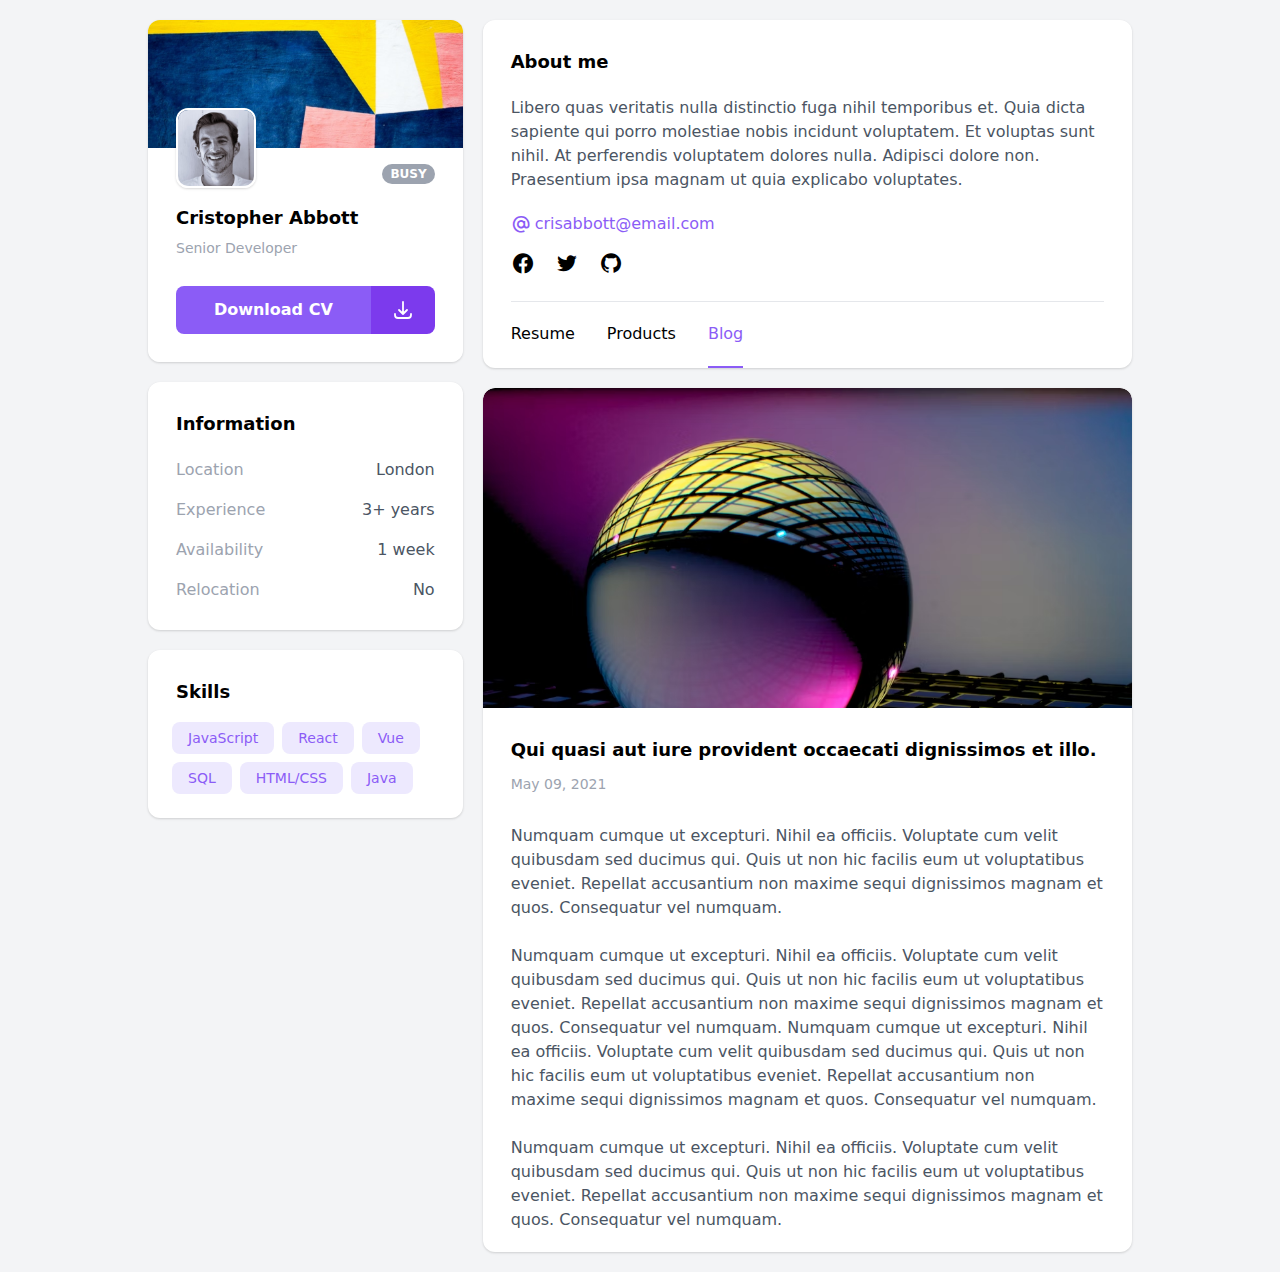
<file: single-article.html>
<!DOCTYPE html>
<html lang="en">

<head>
    <meta http-equiv="Content-Type" content="text/html; charset=UTF-8">
    <meta http-equiv="X-UA-Compatible" content="IE=edge">
    <meta name="viewport" content="width=device-width, initial-scale=1.0">
    <link rel="shortcut icon" href="./assets/img/favicon.png" type="image/png">
    <link rel="stylesheet" href="./assets/css/styles.css">
    <link href='https://unpkg.com/boxicons@2.1.4/css/boxicons.min.css' rel='stylesheet'>

    <title>Nguyễn Như Trung | Resume</title>
</head>

<body class="bg-gray-100 antialiased vsc-initialized">
    <main class="main-container">
        <div class="grid gap-5 lg:grid-cols-3">

            <div class="space-y-5"><!-- Start Left Side -->

                <div class="shadow rounded-xl overflow-hidden"><!-- Start User Block -->
                    <div class="h-32 bg-cover" style="background-image: url('./assets/img/cover.jpg');"></div>
                    <div class="pt-14 p-7 bg-white relative">
                        <span class="status-badge bg-gray-400">Busy</span>
                        <a href="./"><img src="./assets/img/avatar.jpg" alt="Avatar" class="user-photo"></a>
                        <div class="text-lg font-semibold mb-1.5">Cristopher Abbott</div>
                        <div class="text-sm text-gray-400 mb-7">Senior Developer</div>
                        <div class="flex group">
                            <button class="download-btn">Download CV</button>
                            <button class="download-btn-icon"><svg xmlns="http://www.w3.org/2000/svg" class="h-6 w-6"
                                    fill="none" viewBox="0 0 24 24" stroke="currentColor">
                                    <path stroke-linecap="round" stroke-linejoin="round" stroke-width="1.8"
                                        d="M4 16v1a3 3 0 003 3h10a3 3 0 003-3v-1m-4-4l-4 4m0 0l-4-4m4 4V4"></path>
                                </svg></button>
                        </div>
                    </div>
                </div><!-- End User Block -->

                <div class="p-7 block-section"><!-- Start Info Block -->
                    <h2 class="block-title">Information</h2>
                    <div class="space-y-4">
                        <div class="flex justify-between">
                            <div class="text-gray-400">Location</div>
                            <div class="font-medium text-right text-gray-600">London</div>
                        </div>
                        <div class="flex justify-between">
                            <div class="text-gray-400">Experience</div>
                            <div class="font-medium text-right text-gray-600">3+ years</div>
                        </div>
                        <div class="flex justify-between">
                            <div class="text-gray-400">Availability</div>
                            <div class="font-medium text-right text-gray-600">1 week</div>
                        </div>
                        <div class="flex justify-between">
                            <div class="text-gray-400">Relocation</div>
                            <div class="font-medium text-right text-gray-600">No</div>
                        </div>
                    </div>
                </div><!-- End Info Block -->

                <div class="p-7 block-section flow-root"><!-- Start Skills Block -->
                    <h2 class="block-title">Skills</h2>
                    <div class="-m-2 flex flex-wrap">
                        <span class="skill-tag">JavaScript</span>
                        <span class="skill-tag">React</span>
                        <span class="skill-tag">Vue</span>
                        <span class="skill-tag">SQL</span>
                        <span class="skill-tag">HTML/CSS</span>
                        <span class="skill-tag">Java</span>
                    </div>
                </div><!-- End Skills Block -->

            </div><!-- End Left Side -->

            <div class="space-y-5 lg:col-span-2"><!-- Start Right Side -->

                <div class="p-7 pb-0 block-section"><!-- Start About Me Block -->
                    <h2 class="block-title">About me</h2>
                    <p class="text-gray-600 mb-5">Libero quas veritatis nulla distinctio fuga nihil temporibus et. Quia
                        dicta sapiente qui porro molestiae nobis incidunt voluptatem. Et voluptas sunt nihil. At
                        perferendis voluptatem dolores nulla. Adipisci dolore non. Praesentium ipsa magnam ut quia
                        explicabo voluptates.</p>

                    <div class="flex flex-col space-y-4">
                        <a href="./single-article.html#0" class="mail-link social-link-hover">
                            <i class="bx bx-at text-xl"></i>
                            <span>crisabbott@email.com</span>
                        </a>

                        <ul class="flex space-x-5">
                            <li>
                                <a href="./single-article.html#0" class="social-link-hover">
                                    <i class="bx bxl-facebook-circle text-2xl"></i>
                                </a>
                            </li>
                            <li>
                                <a href="./single-article.html#0" class="social-link-hover">
                                    <i class="bx bxl-twitter text-2xl"></i>
                                </a>
                            </li>
                            <li>
                                <a href="./single-article.html#0" class="social-link-hover">
                                    <i class="bx bxl-github text-2xl"></i>
                                </a>
                            </li>
                        </ul>
                    </div>

                    <div class="border-t border-gray-200 my-5"></div>

                    <ul class="flex space-x-8 font-medium">
                        <li>
                            <a href="./index.html" class="menu-link menu-link-hover">Resume</a>
                        </li>
                        <li>
                            <a href="./products.html" class="menu-link menu-link-hover">Products</a>
                        </li>
                        <li>
                            <a href="./blog.html" class="menu-link-active menu-link-hover">Blog</a>
                        </li>
                    </ul>
                </div><!-- End About Me Block -->

                <article class="single-article-section"><!-- Start Articles Block -->
                    <div class="single-article-img rounded-t-xl">
                        <img src="./assets/img/photo-1589149098258-3e9102cd63d3.avif" alt="">
                    </div>
                    <div class="space-y-7 mb-5 p-7 pb-0">
                        <div class="space-y-2">
                            <h2 class="text-lg font-semibold">Qui quasi aut iure provident occaecati dignissimos et
                                illo.</h2>
                            <p><time datetime="2021-05-09 19:00" class="text-sm text-gray-400">May 09, 2021</time></p>
                        </div>
                        <p class="text-gray-600">
                            Numquam cumque ut excepturi. Nihil ea officiis. Voluptate cum velit quibusdam sed ducimus
                            qui. Quis ut non hic facilis eum ut voluptatibus eveniet. Repellat accusantium non maxime
                            sequi dignissimos magnam et quos. Consequatur vel numquam.
                            <br><br>
                            Numquam cumque ut excepturi. Nihil ea officiis. Voluptate cum velit quibusdam sed ducimus
                            qui. Quis ut non hic facilis eum ut voluptatibus eveniet. Repellat accusantium non maxime
                            sequi dignissimos magnam et quos. Consequatur vel numquam. Numquam cumque ut excepturi.
                            Nihil ea officiis. Voluptate cum velit quibusdam sed ducimus qui. Quis ut non hic facilis
                            eum ut voluptatibus eveniet. Repellat accusantium non maxime sequi dignissimos magnam et
                            quos. Consequatur vel numquam.
                            <br><br>
                            Numquam cumque ut excepturi. Nihil ea officiis. Voluptate cum velit quibusdam sed ducimus
                            qui. Quis ut non hic facilis eum ut voluptatibus eveniet. Repellat accusantium non maxime
                            sequi dignissimos magnam et quos. Consequatur vel numquam.
                        </p>
                    </div>
                </article><!-- Start Articles Block -->

            </div><!-- End Right Side -->

        </div>
    </main>

</body>

</html>
</file>
<file: assets/css/styles.css>
/*! tailwindcss v2.1.2 | MIT License | https://tailwindcss.com */

/*! modern-normalize v1.1.0 | MIT License | https://github.com/sindresorhus/modern-normalize */

/*
Document
========
*/

/**
Use a better box model (opinionated).
*/

*,
::before,
::after {
  box-sizing: border-box;
}

/**
Use a more readable tab size (opinionated).
*/

html {
  -moz-tab-size: 4;
  -o-tab-size: 4;
     tab-size: 4;
}

/**
1. Correct the line height in all browsers.
2. Prevent adjustments of font size after orientation changes in iOS.
*/

html {
  line-height: 1.15; /* 1 */
  -webkit-text-size-adjust: 100%; /* 2 */
}

/*
Sections
========
*/

/**
Remove the margin in all browsers.
*/

body {
  margin: 0;
}

/**
Improve consistency of default fonts in all browsers. (https://github.com/sindresorhus/modern-normalize/issues/3)
*/

body {
  font-family:
		system-ui,
		-apple-system, /* Firefox supports this but not yet `system-ui` */
		'Segoe UI',
		Roboto,
		Helvetica,
		Arial,
		sans-serif,
		'Apple Color Emoji',
		'Segoe UI Emoji';
}

/*
Grouping content
================
*/

/**
1. Add the correct height in Firefox.
2. Correct the inheritance of border color in Firefox. (https://bugzilla.mozilla.org/show_bug.cgi?id=190655)
*/

hr {
  height: 0; /* 1 */
  color: inherit; /* 2 */
}

/*
Text-level semantics
====================
*/

/**
Add the correct text decoration in Chrome, Edge, and Safari.
*/

abbr[title] {
  -webkit-text-decoration: underline dotted;
          text-decoration: underline dotted;
}

/**
Add the correct font weight in Edge and Safari.
*/

b,
strong {
  font-weight: bolder;
}

/**
1. Improve consistency of default fonts in all browsers. (https://github.com/sindresorhus/modern-normalize/issues/3)
2. Correct the odd 'em' font sizing in all browsers.
*/

code,
kbd,
samp,
pre {
  font-family:
		ui-monospace,
		SFMono-Regular,
		Consolas,
		'Liberation Mono',
		Menlo,
		monospace; /* 1 */
  font-size: 1em; /* 2 */
}

/**
Add the correct font size in all browsers.
*/

small {
  font-size: 80%;
}

/**
Prevent 'sub' and 'sup' elements from affecting the line height in all browsers.
*/

sub,
sup {
  font-size: 75%;
  line-height: 0;
  position: relative;
  vertical-align: baseline;
}

sub {
  bottom: -0.25em;
}

sup {
  top: -0.5em;
}

/*
Tabular data
============
*/

/**
1. Remove text indentation from table contents in Chrome and Safari. (https://bugs.chromium.org/p/chromium/issues/detail?id=999088, https://bugs.webkit.org/show_bug.cgi?id=201297)
2. Correct table border color inheritance in all Chrome and Safari. (https://bugs.chromium.org/p/chromium/issues/detail?id=935729, https://bugs.webkit.org/show_bug.cgi?id=195016)
*/

table {
  text-indent: 0; /* 1 */
  border-color: inherit; /* 2 */
}

/*
Forms
=====
*/

/**
1. Change the font styles in all browsers.
2. Remove the margin in Firefox and Safari.
*/

button,
input,
optgroup,
select,
textarea {
  font-family: inherit; /* 1 */
  font-size: 100%; /* 1 */
  line-height: 1.15; /* 1 */
  margin: 0; /* 2 */
}

/**
Remove the inheritance of text transform in Edge and Firefox.
1. Remove the inheritance of text transform in Firefox.
*/

button,
select { /* 1 */
  text-transform: none;
}

/**
Correct the inability to style clickable types in iOS and Safari.
*/

button,
[type='button'] {
  -webkit-appearance: button;
}

/**
Remove the inner border and padding in Firefox.
*/

/**
Restore the focus styles unset by the previous rule.
*/

/**
Remove the additional ':invalid' styles in Firefox.
See: https://github.com/mozilla/gecko-dev/blob/2f9eacd9d3d995c937b4251a5557d95d494c9be1/layout/style/res/forms.css#L728-L737
*/

/**
Remove the padding so developers are not caught out when they zero out 'fieldset' elements in all browsers.
*/

legend {
  padding: 0;
}

/**
Add the correct vertical alignment in Chrome and Firefox.
*/

progress {
  vertical-align: baseline;
}

/**
Correct the cursor style of increment and decrement buttons in Safari.
*/

/**
1. Correct the odd appearance in Chrome and Safari.
2. Correct the outline style in Safari.
*/

/**
Remove the inner padding in Chrome and Safari on macOS.
*/

/**
1. Correct the inability to style clickable types in iOS and Safari.
2. Change font properties to 'inherit' in Safari.
*/

/*
Interactive
===========
*/

/*
Add the correct display in Chrome and Safari.
*/

summary {
  display: list-item;
}

/**
 * Manually forked from SUIT CSS Base: https://github.com/suitcss/base
 * A thin layer on top of normalize.css that provides a starting point more
 * suitable for web applications.
 */

/**
 * Removes the default spacing and border for appropriate elements.
 */

blockquote,
dl,
dd,
h1,
h2,
h3,
h4,
h5,
h6,
hr,
figure,
p,
pre {
  margin: 0;
}

button {
  background-color: transparent;
  background-image: none;
}

/**
 * Work around a Firefox/IE bug where the transparent `button` background
 * results in a loss of the default `button` focus styles.
 */

button:focus {
  outline: 1px dotted;
  outline: 5px auto -webkit-focus-ring-color;
}

fieldset {
  margin: 0;
  padding: 0;
}

ol,
ul {
  list-style: none;
  margin: 0;
  padding: 0;
}

/**
 * Tailwind custom reset styles
 */

/**
 * 1. Use the user's configured `sans` font-family (with Tailwind's default
 *    sans-serif font stack as a fallback) as a sane default.
 * 2. Use Tailwind's default "normal" line-height so the user isn't forced
 *    to override it to ensure consistency even when using the default theme.
 */

html {
  font-family: ui-sans-serif, system-ui, -apple-system, BlinkMacSystemFont, "Segoe UI", Roboto, "Helvetica Neue", Arial, "Noto Sans", sans-serif, "Apple Color Emoji", "Segoe UI Emoji", "Segoe UI Symbol", "Noto Color Emoji"; /* 1 */
  line-height: 1.5; /* 2 */
}

/**
 * Inherit font-family and line-height from `html` so users can set them as
 * a class directly on the `html` element.
 */

body {
  font-family: inherit;
  line-height: inherit;
}

/**
 * 1. Prevent padding and border from affecting element width.
 *
 *    We used to set this in the html element and inherit from
 *    the parent element for everything else. This caused issues
 *    in shadow-dom-enhanced elements like <details> where the content
 *    is wrapped by a div with box-sizing set to `content-box`.
 *
 *    https://github.com/mozdevs/cssremedy/issues/4
 *
 *
 * 2. Allow adding a border to an element by just adding a border-width.
 *
 *    By default, the way the browser specifies that an element should have no
 *    border is by setting it's border-style to `none` in the user-agent
 *    stylesheet.
 *
 *    In order to easily add borders to elements by just setting the `border-width`
 *    property, we change the default border-style for all elements to `solid`, and
 *    use border-width to hide them instead. This way our `border` utilities only
 *    need to set the `border-width` property instead of the entire `border`
 *    shorthand, making our border utilities much more straightforward to compose.
 *
 *    https://github.com/tailwindcss/tailwindcss/pull/116
 */

*,
::before,
::after {
  box-sizing: border-box; /* 1 */
  border-width: 0; /* 2 */
  border-style: solid; /* 2 */
  border-color: #e5e7eb; /* 2 */
}

/*
 * Ensure horizontal rules are visible by default
 */

hr {
  border-top-width: 1px;
}

/**
 * Undo the `border-style: none` reset that Normalize applies to images so that
 * our `border-{width}` utilities have the expected effect.
 *
 * The Normalize reset is unnecessary for us since we default the border-width
 * to 0 on all elements.
 *
 * https://github.com/tailwindcss/tailwindcss/issues/362
 */

img {
  border-style: solid;
}

textarea {
  resize: vertical;
}

input::-moz-placeholder, textarea::-moz-placeholder {
  opacity: 1;
  color: #9ca3af;
}

input:-ms-input-placeholder, textarea:-ms-input-placeholder {
  opacity: 1;
  color: #9ca3af;
}

input::placeholder,
textarea::placeholder {
  opacity: 1;
  color: #9ca3af;
}

button {
  cursor: pointer;
}

table {
  border-collapse: collapse;
}

h1,
h2,
h3,
h4,
h5,
h6 {
  font-size: inherit;
  font-weight: inherit;
}

/**
 * Reset links to optimize for opt-in styling instead of
 * opt-out.
 */

a {
  color: inherit;
  text-decoration: inherit;
}

/**
 * Reset form element properties that are easy to forget to
 * style explicitly so you don't inadvertently introduce
 * styles that deviate from your design system. These styles
 * supplement a partial reset that is already applied by
 * normalize.css.
 */

button,
input,
optgroup,
select,
textarea {
  padding: 0;
  line-height: inherit;
  color: inherit;
}

/**
 * Use the configured 'mono' font family for elements that
 * are expected to be rendered with a monospace font, falling
 * back to the system monospace stack if there is no configured
 * 'mono' font family.
 */

pre,
code,
kbd,
samp {
  font-family: ui-monospace, SFMono-Regular, Menlo, Monaco, Consolas, "Liberation Mono", "Courier New", monospace;
}

/**
 * Make replaced elements `display: block` by default as that's
 * the behavior you want almost all of the time. Inspired by
 * CSS Remedy, with `svg` added as well.
 *
 * https://github.com/mozdevs/cssremedy/issues/14
 */

img,
svg,
video,
canvas,
audio,
iframe,
embed,
object {
  display: block;
  vertical-align: middle;
}

/**
 * Constrain images and videos to the parent width and preserve
 * their intrinsic aspect ratio.
 *
 * https://github.com/mozdevs/cssremedy/issues/14
 */

img,
video {
  max-width: 100%;
  height: auto;
}

.space-y-1 > :not([hidden]) ~ :not([hidden]) {
  --tw-space-y-reverse: 0;
  margin-top: calc(0.25rem * calc(1 - var(--tw-space-y-reverse)));
  margin-bottom: calc(0.25rem * var(--tw-space-y-reverse));
}

.space-y-2 > :not([hidden]) ~ :not([hidden]) {
  --tw-space-y-reverse: 0;
  margin-top: calc(0.5rem * calc(1 - var(--tw-space-y-reverse)));
  margin-bottom: calc(0.5rem * var(--tw-space-y-reverse));
}

.space-y-3 > :not([hidden]) ~ :not([hidden]) {
  --tw-space-y-reverse: 0;
  margin-top: calc(0.75rem * calc(1 - var(--tw-space-y-reverse)));
  margin-bottom: calc(0.75rem * var(--tw-space-y-reverse));
}

.space-x-3 > :not([hidden]) ~ :not([hidden]) {
  --tw-space-x-reverse: 0;
  margin-right: calc(0.75rem * var(--tw-space-x-reverse));
  margin-left: calc(0.75rem * calc(1 - var(--tw-space-x-reverse)));
}

.space-y-4 > :not([hidden]) ~ :not([hidden]) {
  --tw-space-y-reverse: 0;
  margin-top: calc(1rem * calc(1 - var(--tw-space-y-reverse)));
  margin-bottom: calc(1rem * var(--tw-space-y-reverse));
}

.space-y-5 > :not([hidden]) ~ :not([hidden]) {
  --tw-space-y-reverse: 0;
  margin-top: calc(1.25rem * calc(1 - var(--tw-space-y-reverse)));
  margin-bottom: calc(1.25rem * var(--tw-space-y-reverse));
}

.space-x-5 > :not([hidden]) ~ :not([hidden]) {
  --tw-space-x-reverse: 0;
  margin-right: calc(1.25rem * var(--tw-space-x-reverse));
  margin-left: calc(1.25rem * calc(1 - var(--tw-space-x-reverse)));
}

.space-y-7 > :not([hidden]) ~ :not([hidden]) {
  --tw-space-y-reverse: 0;
  margin-top: calc(1.75rem * calc(1 - var(--tw-space-y-reverse)));
  margin-bottom: calc(1.75rem * var(--tw-space-y-reverse));
}

.space-x-8 > :not([hidden]) ~ :not([hidden]) {
  --tw-space-x-reverse: 0;
  margin-right: calc(2rem * var(--tw-space-x-reverse));
  margin-left: calc(2rem * calc(1 - var(--tw-space-x-reverse)));
}

.space-y-1\.5 > :not([hidden]) ~ :not([hidden]) {
  --tw-space-y-reverse: 0;
  margin-top: calc(0.375rem * calc(1 - var(--tw-space-y-reverse)));
  margin-bottom: calc(0.375rem * var(--tw-space-y-reverse));
}

.bg-white {
  --tw-bg-opacity: 1;
  background-color: rgba(255, 255, 255, var(--tw-bg-opacity));
}

.bg-gray-100 {
  --tw-bg-opacity: 1;
  background-color: rgba(243, 244, 246, var(--tw-bg-opacity));
}

.bg-gray-400 {
  --tw-bg-opacity: 1;
  background-color: rgba(156, 163, 175, var(--tw-bg-opacity));
}

.bg-green-700 {
  --tw-bg-opacity: 1;
  background-color: rgba(4, 120, 87, var(--tw-bg-opacity));
}

.bg-blue-500 {
  --tw-bg-opacity: 1;
  background-color: rgba(59, 130, 246, var(--tw-bg-opacity));
}

.hover\:bg-purple-600:hover {
  --tw-bg-opacity: 1;
  background-color: rgba(124, 58, 237, var(--tw-bg-opacity));
}

.bg-cover {
  background-size: cover;
}

.border-gray-200 {
  --tw-border-opacity: 1;
  border-color: rgba(229, 231, 235, var(--tw-border-opacity));
}

.border-purple-500 {
  --tw-border-opacity: 1;
  border-color: rgba(139, 92, 246, var(--tw-border-opacity));
}

.hover\:border-purple-600:hover {
  --tw-border-opacity: 1;
  border-color: rgba(124, 58, 237, var(--tw-border-opacity));
}

.rounded-lg {
  border-radius: 0.5rem;
}

.rounded-xl {
  border-radius: 0.75rem;
}

.rounded-t-xl {
  border-top-left-radius: 0.75rem;
  border-top-right-radius: 0.75rem;
}

.border {
  border-width: 1px;
}

.border-t {
  border-top-width: 1px;
}

.border-b {
  border-bottom-width: 1px;
}

.block {
  display: block;
}

.flex {
  display: flex;
}

.table {
  display: table;
}

.flow-root {
  display: flow-root;
}

.grid {
  display: grid;
}

.flex-col {
  flex-direction: column;
}

.flex-wrap {
  flex-wrap: wrap;
}

.items-end {
  align-items: flex-end;
}

.items-center {
  align-items: center;
}

.justify-between {
  justify-content: space-between;
}

.flex-shrink-0 {
  flex-shrink: 0;
}

.font-medium {
  font-weight: 500;
}

.font-semibold {
  font-weight: 600;
}

.h-4 {
  height: 1rem;
}

.h-6 {
  height: 1.5rem;
}

.h-12 {
  height: 3rem;
}

.h-32 {
  height: 8rem;
}

.text-sm {
  font-size: 0.875rem;
  line-height: 1.25rem;
}

.text-lg {
  font-size: 1.125rem;
  line-height: 1.75rem;
}

.text-xl {
  font-size: 1.25rem;
  line-height: 1.75rem;
}

.text-2xl {
  font-size: 1.5rem;
  line-height: 2rem;
}

.text-3xl {
  font-size: 1.875rem;
  line-height: 2.25rem;
}

.-m-2 {
  margin: -0.5rem;
}

.my-5 {
  margin-top: 1.25rem;
  margin-bottom: 1.25rem;
}

.mb-1 {
  margin-bottom: 0.25rem;
}

.mb-5 {
  margin-bottom: 1.25rem;
}

.mb-7 {
  margin-bottom: 1.75rem;
}

.mb-1\.5 {
  margin-bottom: 0.375rem;
}

.overflow-hidden {
  overflow: hidden;
}

.p-7 {
  padding: 1.75rem;
}

.py-1 {
  padding-top: 0.25rem;
  padding-bottom: 0.25rem;
}

.px-3 {
  padding-left: 0.75rem;
  padding-right: 0.75rem;
}

.py-1\.5 {
  padding-top: 0.375rem;
  padding-bottom: 0.375rem;
}

.px-3\.5 {
  padding-left: 0.875rem;
  padding-right: 0.875rem;
}

.pb-0 {
  padding-bottom: 0px;
}

.pt-14 {
  padding-top: 3.5rem;
}

.relative {
  position: relative;
}

* {
  --tw-shadow: 0 0 #0000;
}

.shadow {
  --tw-shadow: 0 1px 3px 0 rgba(0, 0, 0, 0.1), 0 1px 2px 0 rgba(0, 0, 0, 0.06);
  box-shadow: var(--tw-ring-offset-shadow, 0 0 #0000), var(--tw-ring-shadow, 0 0 #0000), var(--tw-shadow);
}

* {
  --tw-ring-inset: var(--tw-empty,/*!*/ /*!*/);
  --tw-ring-offset-width: 0px;
  --tw-ring-offset-color: #fff;
  --tw-ring-color: rgba(59, 130, 246, 0.5);
  --tw-ring-offset-shadow: 0 0 #0000;
  --tw-ring-shadow: 0 0 #0000;
}

.text-right {
  text-align: right;
}

.text-gray-400 {
  --tw-text-opacity: 1;
  color: rgba(156, 163, 175, var(--tw-text-opacity));
}

.text-gray-600 {
  --tw-text-opacity: 1;
  color: rgba(75, 85, 99, var(--tw-text-opacity));
}

.text-purple-500 {
  --tw-text-opacity: 1;
  color: rgba(139, 92, 246, var(--tw-text-opacity));
}

.hover\:text-white:hover {
  --tw-text-opacity: 1;
  color: rgba(255, 255, 255, var(--tw-text-opacity));
}

.antialiased {
  -webkit-font-smoothing: antialiased;
  -moz-osx-font-smoothing: grayscale;
}

.w-4 {
  width: 1rem;
}

.w-6 {
  width: 1.5rem;
}

.w-12 {
  width: 3rem;
}

.w-full {
  width: 100%;
}

.gap-5 {
  gap: 1.25rem;
}

.transition {
  transition-property: background-color, border-color, color, fill, stroke, opacity, box-shadow, transform, filter, -webkit-backdrop-filter;
  transition-property: background-color, border-color, color, fill, stroke, opacity, box-shadow, transform, filter, backdrop-filter;
  transition-property: background-color, border-color, color, fill, stroke, opacity, box-shadow, transform, filter, backdrop-filter, -webkit-backdrop-filter;
  transition-timing-function: cubic-bezier(0.4, 0, 0.2, 1);
  transition-duration: 150ms;
}

.duration-200 {
  transition-duration: 200ms;
}

@-webkit-keyframes spin {
  to {
    transform: rotate(360deg);
  }
}

@keyframes spin {
  to {
    transform: rotate(360deg);
  }
}

@-webkit-keyframes ping {
  75%, 100% {
    transform: scale(2);
    opacity: 0;
  }
}

@keyframes ping {
  75%, 100% {
    transform: scale(2);
    opacity: 0;
  }
}

@-webkit-keyframes pulse {
  50% {
    opacity: .5;
  }
}

@keyframes pulse {
  50% {
    opacity: .5;
  }
}

@-webkit-keyframes bounce {
  0%, 100% {
    transform: translateY(-25%);
    -webkit-animation-timing-function: cubic-bezier(0.8,0,1,1);
            animation-timing-function: cubic-bezier(0.8,0,1,1);
  }

  50% {
    transform: none;
    -webkit-animation-timing-function: cubic-bezier(0,0,0.2,1);
            animation-timing-function: cubic-bezier(0,0,0.2,1);
  }
}

@keyframes bounce {
  0%, 100% {
    transform: translateY(-25%);
    -webkit-animation-timing-function: cubic-bezier(0.8,0,1,1);
            animation-timing-function: cubic-bezier(0.8,0,1,1);
  }

  50% {
    transform: none;
    -webkit-animation-timing-function: cubic-bezier(0,0,0.2,1);
            animation-timing-function: cubic-bezier(0,0,0.2,1);
  }
}

.main-container {
  width: 100%;
}

@media (min-width: 640px) {
  .main-container {
    max-width: 640px;
  }
}

@media (min-width: 768px) {
  .main-container {
    max-width: 768px;
  }
}

@media (min-width: 1024px) {
  .main-container {
    max-width: 1024px;
  }
}

@media (min-width: 1280px) {
  .main-container {
    max-width: 1280px;
  }
}

@media (min-width: 1536px) {
  .main-container {
    max-width: 1536px;
  }
}

.main-container {
  margin-left: auto;
  margin-right: auto;
  max-width: 64rem;
  padding: 1rem;
}

@media (min-width: 640px) {
  .main-container {
    padding: 1.25rem;
  }
}

.block-section {
  --tw-bg-opacity: 1;
  background-color: rgba(255, 255, 255, var(--tw-bg-opacity));
  border-radius: 0.75rem;
  --tw-shadow: 0 1px 3px 0 rgba(0, 0, 0, 0.1), 0 1px 2px 0 rgba(0, 0, 0, 0.06);
  box-shadow: var(--tw-ring-offset-shadow, 0 0 #0000), var(--tw-ring-shadow, 0 0 #0000), var(--tw-shadow);
}

.block-title {
  font-weight: 600;
  font-size: 1.125rem;
  line-height: 1.75rem;
  margin-bottom: 1.25rem;
}

.item-section > :not([hidden]) ~ :not([hidden]) {
  --tw-space-y-reverse: 0;
  margin-top: calc(1rem * calc(1 - var(--tw-space-y-reverse)));
  margin-bottom: calc(1rem * var(--tw-space-y-reverse));
}

@media (min-width: 640px) {
  .item-section > :not([hidden]) ~ :not([hidden]) {
    --tw-space-y-reverse: 0;
    margin-top: calc(0px * calc(1 - var(--tw-space-y-reverse)));
    margin-bottom: calc(0px * var(--tw-space-y-reverse));
    --tw-space-x-reverse: 0;
    margin-right: calc(1rem * var(--tw-space-x-reverse));
    margin-left: calc(1rem * calc(1 - var(--tw-space-x-reverse)));
  }

  .item-section {
    display: flex;
    align-items: flex-start;
  }
}

.item-header-info > :not([hidden]) ~ :not([hidden]) {
  --tw-space-x-reverse: 0;
  margin-right: calc(0.375rem * var(--tw-space-x-reverse));
  margin-left: calc(0.375rem * calc(1 - var(--tw-space-x-reverse)));
}

.item-header-info {
  display: flex;
  align-items: center;
  font-weight: 500;
  font-size: 0.875rem;
  line-height: 1.25rem;
  --tw-text-opacity: 1;
  color: rgba(156, 163, 175, var(--tw-text-opacity));
}

.item-header > :not([hidden]) ~ :not([hidden]) {
  --tw-space-y-reverse: 0;
  margin-top: calc(1rem * calc(1 - var(--tw-space-y-reverse)));
  margin-bottom: calc(1rem * var(--tw-space-y-reverse));
}

@media (min-width: 640px) {
  .item-header > :not([hidden]) ~ :not([hidden]) {
    --tw-space-y-reverse: 0;
    margin-top: calc(0px * calc(1 - var(--tw-space-y-reverse)));
    margin-bottom: calc(0px * var(--tw-space-y-reverse));
  }

  .item-header {
    display: flex;
    justify-content: space-between;
  }
}

/* User Block */

.user-photo {
  --tw-border-opacity: 1;
  border-color: rgba(255, 255, 255, var(--tw-border-opacity));
  border-radius: 0.75rem;
  border-width: 2px;
  height: 5rem;
  position: absolute;
  top: -2.5rem;
  --tw-shadow: 0 1px 3px 0 rgba(0, 0, 0, 0.1), 0 1px 2px 0 rgba(0, 0, 0, 0.06);
  box-shadow: var(--tw-ring-offset-shadow, 0 0 #0000), var(--tw-ring-shadow, 0 0 #0000), var(--tw-shadow);
  width: 5rem;
}

.status-badge {
  border-radius: 9999px;
  font-weight: 600;
  font-size: 0.75rem;
  line-height: 1rem;
  padding-left: 0.5rem;
  padding-right: 0.5rem;
  padding-top: 0.125rem;
  padding-bottom: 0.125rem;
  position: absolute;
  top: 1rem;
  right: 1.75rem;
  --tw-text-opacity: 1;
  color: rgba(255, 255, 255, var(--tw-text-opacity));
  text-transform: uppercase;
}

.download-btn {
  --tw-bg-opacity: 1;
  background-color: rgba(139, 92, 246, var(--tw-bg-opacity));
}

.group:hover .download-btn {
  --tw-bg-opacity: 1;
  background-color: rgba(124, 58, 237, var(--tw-bg-opacity));
}

.download-btn {
  border-top-left-radius: 0.5rem;
  border-bottom-left-radius: 0.5rem;
  font-weight: 600;
  font-size: 1rem;
  line-height: 1.5rem;
  padding-top: 0.75rem;
  padding-bottom: 0.75rem;
  --tw-text-opacity: 1;
  color: rgba(255, 255, 255, var(--tw-text-opacity));
  width: 100%;
  transition-property: background-color, border-color, color, fill, stroke, opacity, box-shadow, transform, filter, -webkit-backdrop-filter;
  transition-property: background-color, border-color, color, fill, stroke, opacity, box-shadow, transform, filter, backdrop-filter;
  transition-property: background-color, border-color, color, fill, stroke, opacity, box-shadow, transform, filter, backdrop-filter, -webkit-backdrop-filter;
  transition-timing-function: cubic-bezier(0.4, 0, 0.2, 1);
  transition-duration: 150ms;
  transition-duration: 200ms;
}

.download-btn-icon {
  --tw-bg-opacity: 1;
  background-color: rgba(124, 58, 237, var(--tw-bg-opacity));
  border-top-right-radius: 0.5rem;
  border-bottom-right-radius: 0.5rem;
  padding-top: 0.75rem;
  padding-bottom: 0.75rem;
  padding-left: 1.25rem;
  padding-right: 1.25rem;
  --tw-text-opacity: 1;
  color: rgba(255, 255, 255, var(--tw-text-opacity));
}

/* Skill Block */

.skill-tag {
  --tw-bg-opacity: 1;
  background-color: rgba(237, 233, 254, var(--tw-bg-opacity));
  border-radius: 0.5rem;
  font-weight: 500;
  font-size: 0.875rem;
  line-height: 1.25rem;
  margin: 0.25rem;
  padding-left: 1rem;
  padding-right: 1rem;
  padding-top: 0.375rem;
  padding-bottom: 0.375rem;
  --tw-text-opacity: 1;
  color: rgba(139, 92, 246, var(--tw-text-opacity));
}

/* About Me Block */

.mail-link > :not([hidden]) ~ :not([hidden]) {
  --tw-space-x-reverse: 0;
  margin-right: calc(0.25rem * var(--tw-space-x-reverse));
  margin-left: calc(0.25rem * calc(1 - var(--tw-space-x-reverse)));
}

.mail-link {
  display: flex;
  align-items: center;
  font-weight: 500;
  --tw-text-opacity: 1;
  color: rgba(139, 92, 246, var(--tw-text-opacity));
}

.social-link-hover:hover {
  --tw-text-opacity: 1;
  color: rgba(124, 58, 237, var(--tw-text-opacity));
}

.social-link-hover {
  transition-property: background-color, border-color, color, fill, stroke, opacity, box-shadow, transform, filter, -webkit-backdrop-filter;
  transition-property: background-color, border-color, color, fill, stroke, opacity, box-shadow, transform, filter, backdrop-filter;
  transition-property: background-color, border-color, color, fill, stroke, opacity, box-shadow, transform, filter, backdrop-filter, -webkit-backdrop-filter;
  transition-timing-function: cubic-bezier(0.4, 0, 0.2, 1);
  transition-duration: 150ms;
  transition-duration: 300ms;
}

.menu-link {
  border-color: transparent;
  border-bottom-width: 2px;
  display: inline-flex;
  padding-bottom: 1.25rem;
}

.menu-link-active {
  --tw-border-opacity: 1;
  border-color: rgba(139, 92, 246, var(--tw-border-opacity));
  border-bottom-width: 2px;
  display: inline-flex;
  padding-bottom: 1.25rem;
  --tw-text-opacity: 1;
  color: rgba(139, 92, 246, var(--tw-text-opacity));
}

.menu-link-hover:hover {
  --tw-border-opacity: 1;
  border-color: rgba(124, 58, 237, var(--tw-border-opacity));
  --tw-text-opacity: 1;
  color: rgba(124, 58, 237, var(--tw-text-opacity));
}

.menu-link-hover {
  transition-property: background-color, border-color, color, fill, stroke, opacity, box-shadow, transform, filter, -webkit-backdrop-filter;
  transition-property: background-color, border-color, color, fill, stroke, opacity, box-shadow, transform, filter, backdrop-filter;
  transition-property: background-color, border-color, color, fill, stroke, opacity, box-shadow, transform, filter, backdrop-filter, -webkit-backdrop-filter;
  transition-timing-function: cubic-bezier(0.4, 0, 0.2, 1);
  transition-duration: 150ms;
  transition-duration: 300ms;
}

/* Experience Block */

.company-logo {
  border-radius: 0.75rem;
  display: flex;
  align-items: center;
  justify-content: center;
  flex-shrink: 0;
  height: 3rem;
  --tw-text-opacity: 1;
  color: rgba(255, 255, 255, var(--tw-text-opacity));
  width: 3rem;
}

.job-item-badge {
  --tw-bg-opacity: 1;
  background-color: rgba(237, 233, 254, var(--tw-bg-opacity));
  border-radius: 0.5rem;
  display: inline-flex;
  font-weight: 500;
  font-size: 0.75rem;
  line-height: 1rem;
  padding-left: 0.5rem;
  padding-right: 0.5rem;
  padding-top: 0.125rem;
  padding-bottom: 0.125rem;
  --tw-text-opacity: 1;
  color: rgba(139, 92, 246, var(--tw-text-opacity));
  text-transform: capitalize;
}

/* Articles Block */

.article-section {
  --tw-bg-opacity: 1;
  background-color: rgba(255, 255, 255, var(--tw-bg-opacity));
  border-radius: 0.75rem;
  cursor: pointer;
  overflow: hidden;
  --tw-shadow: 0 1px 3px 0 rgba(0, 0, 0, 0.1), 0 1px 2px 0 rgba(0, 0, 0, 0.06);
  box-shadow: var(--tw-ring-offset-shadow, 0 0 #0000), var(--tw-ring-shadow, 0 0 #0000), var(--tw-shadow);
}

.article-section:hover {
  --tw-shadow: 0 20px 25px -5px rgba(0, 0, 0, 0.1), 0 10px 10px -5px rgba(0, 0, 0, 0.04);
  box-shadow: var(--tw-ring-offset-shadow, 0 0 #0000), var(--tw-ring-shadow, 0 0 #0000), var(--tw-shadow);
}

.article-section {
  transition-property: background-color, border-color, color, fill, stroke, opacity, box-shadow, transform, filter, -webkit-backdrop-filter;
  transition-property: background-color, border-color, color, fill, stroke, opacity, box-shadow, transform, filter, backdrop-filter;
  transition-property: background-color, border-color, color, fill, stroke, opacity, box-shadow, transform, filter, backdrop-filter, -webkit-backdrop-filter;
  transition-timing-function: cubic-bezier(0.4, 0, 0.2, 1);
  transition-duration: 150ms;
  transition-duration: 200ms;
}

.article-img {
  border-bottom-right-radius: 0.75rem;
  border-bottom-left-radius: 0.75rem;
  max-height: 20rem;
  overflow: hidden;
  width: 100%;
}

/* Single Article */

.single-article-section {
  --tw-bg-opacity: 1;
  background-color: rgba(255, 255, 255, var(--tw-bg-opacity));
  border-radius: 0.75rem;
  overflow: hidden;
  --tw-shadow: 0 1px 3px 0 rgba(0, 0, 0, 0.1), 0 1px 2px 0 rgba(0, 0, 0, 0.06);
  box-shadow: var(--tw-ring-offset-shadow, 0 0 #0000), var(--tw-ring-shadow, 0 0 #0000), var(--tw-shadow);
}

.single-article-img {
  max-height: 20rem;
  overflow: hidden;
  width: 100%;
}

@media (min-width: 640px) {
  .sm\:text-right {
    text-align: right;
  }
}

@media (min-width: 768px) {
}

@media (min-width: 1024px) {
  .lg\:grid-cols-3 {
    grid-template-columns: repeat(3, minmax(0, 1fr));
  }

  .lg\:col-span-2 {
    grid-column: span 2 / span 2;
  }
}

@media (min-width: 1280px) {
}

@media (min-width: 1536px) {
}
</file>
